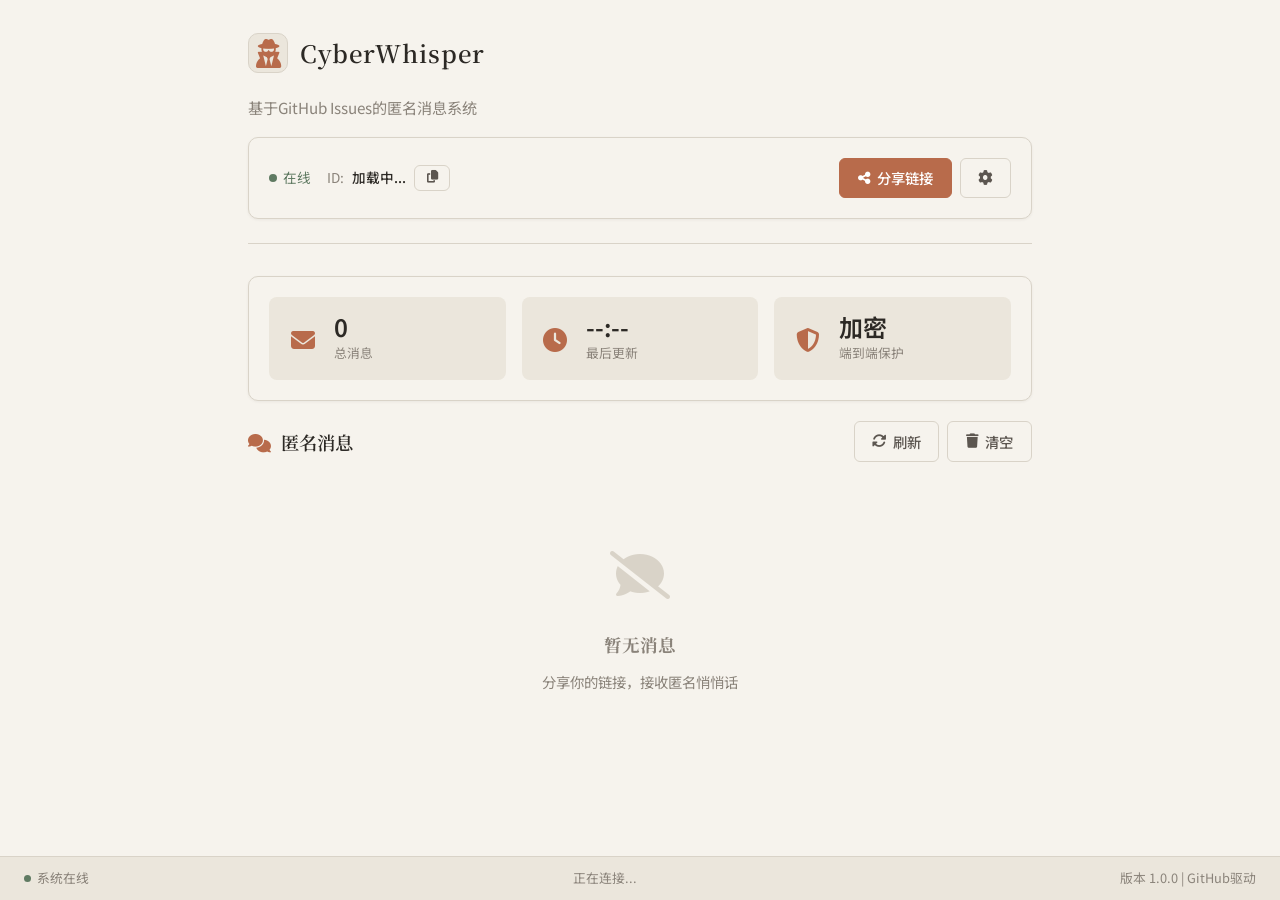
<file: index.html>
<!DOCTYPE html>
<html lang="zh-CN">
<head>
    <meta charset="UTF-8">
    <meta name="viewport" content="width=device-width, initial-scale=1.0">
    <title>CyberWhisper | 科技感悄悄话</title>
    <link rel="stylesheet" href="https://cdnjs.cloudflare.com/ajax/libs/font-awesome/6.4.0/css/all.min.css">
    <link href="https://fonts.googleapis.com/css2?family=Noto+Serif+SC:wght@500;600;700&family=Noto+Sans+SC:wght@400;500;600&display=swap" rel="stylesheet">
    <link rel="stylesheet" href="style.css">
    <link rel="manifest" href="manifest.json">
    <link rel="icon" type="image/svg+xml" href="icons/icon.svg">
    </head>
<body>
    <div class="container">
        <!-- 头部 -->
        <header class="cyber-header">
            <div class="logo">
                <div class="logo-icon">
                    <i class="fas fa-user-secret"></i>
                </div>
                <h1 class="cyber-title">CyberWhisper</h1>
            </div>
            <div class="subtitle">基于GitHub Issues的匿名消息系统</div>
            
            <div class="user-info">
                <div class="cyber-card" id="userCard">
                    <div class="card-content">
                        <div class="status-indicator">
                            <div class="pulse"></div>
                            <span>在线</span>
                        </div>
                        <div class="user-id">
                            <span class="label">ID:</span>
                            <span id="userId" class="cyber-text">加载中...</span>
                            <button class="cyber-btn small" onclick="copyUserId()">
                                <i class="fas fa-copy"></i>
                            </button>
                        </div>
                        <div class="share-section">
                            <button class="cyber-btn primary" onclick="shareLink()">
                                <i class="fas fa-share-alt"></i> 分享链接
                            </button>
                            <button class="cyber-btn secondary" onclick="showConfig()">
                                <i class="fas fa-cog"></i>
                            </button>
                        </div>
                    </div>
                </div>
            </div>
        </header>

        <!-- 主内容区 -->
        <main class="main-content">
            <!-- 消息统计 -->
            <div class="stats-container">
                <div class="cyber-card">
                    <div class="stats-grid">
                        <div class="stat-item">
                            <div class="stat-icon">
                                <i class="fas fa-envelope"></i>
                            </div>
                            <div class="stat-info">
                                <div class="stat-value" id="messageCount">0</div>
                                <div class="stat-label">总消息</div>
                            </div>
                        </div>
                        <div class="stat-item">
                            <div class="stat-icon">
                                <i class="fas fa-clock"></i>
                            </div>
                            <div class="stat-info">
                                <div class="stat-value" id="lastUpdate">--:--</div>
                                <div class="stat-label">最后更新</div>
                            </div>
                        </div>
                        <div class="stat-item">
                            <div class="stat-icon">
                                <i class="fas fa-shield-alt"></i>
                            </div>
                            <div class="stat-info">
                                <div class="stat-value">加密</div>
                                <div class="stat-label">端到端保护</div>
                            </div>
                        </div>
                    </div>
                </div>
            </div>

            <!-- 消息列表 -->
            <div class="messages-container">
                <div class="section-header">
                    <h2><i class="fas fa-comments"></i> 匿名消息</h2>
                    <div class="controls">
                        <button class="cyber-btn" onclick="refreshMessages()">
                            <i class="fas fa-sync-alt"></i> 刷新
                        </button>
                        <button class="cyber-btn danger" onclick="clearAllMessages()">
                            <i class="fas fa-trash"></i> 清空
                        </button>
                    </div>
                </div>

                <div class="messages-list" id="messagesList">
                    <!-- 消息将通过JS动态加载 -->
                    <div class="empty-state">
                        <div class="empty-icon">
                            <i class="fas fa-comment-slash"></i>
                        </div>
                        <h3>暂无消息</h3>
                        <p>分享你的链接，接收匿名悄悄话</p>
                    </div>
                </div>
            </div>
        </main>

        <!-- 实时状态栏 -->
        <div class="status-bar">
            <div class="status-item">
                <span class="status-dot online"></span>
                <span>系统在线</span>
            </div>
            <div class="status-item">
                <span id="connectionStatus">正在连接...</span>
            </div>
            <div class="status-item">
                <span>版本 1.0.0 | GitHub驱动</span>
            </div>
        </div>
    </div>

    <!-- 配置模态框 -->
    <div class="modal" id="configModal">
        <div class="modal-content cyber-card">
            <div class="modal-header">
                <h3><i class="fas fa-cog"></i> 系统配置</h3>
                <button class="close-btn" onclick="closeConfig()">&times;</button>
            </div>
            <div class="modal-body">
                <div class="form-group">
                    <label class="cyber-label">
                        <i class="fas fa-key"></i> GitHub Token
                    </label>
                    <div class="input-with-help">
                        <input type="password" 
                               id="githubToken" 
                               class="cyber-input"
                               placeholder="ghp_xxxxxxxxxxxxxxxxxxxx">
                        <div class="help-text">
                            需要创建具有 repo 权限的Token
                            <a href="https://github.com/settings/tokens" target="_blank">
                                获取Token
                            </a>
                        </div>
                    </div>
                </div>
                <div class="form-group">
                    <label class="cyber-label">
                        <i class="fas fa-user"></i> GitHub用户名
                    </label>
                    <input type="text" 
                           id="repoOwner" 
                           class="cyber-input"
                           placeholder="your-username">
                </div>
                <div class="form-group">
                    <label class="cyber-label">
                        <i class="fas fa-database"></i> 仓库名称
                    </label>
                    <input type="text" 
                           id="repoName" 
                           class="cyber-input"
                           placeholder="whisper-box">
                </div>
                <div class="form-actions">
                    <button class="cyber-btn secondary" onclick="closeConfig()">
                        取消
                    </button>
                    <button class="cyber-btn primary" onclick="saveConfig()">
                        <i class="fas fa-save"></i> 保存配置
                    </button>
                </div>
            </div>
        </div>
    </div>

    <!-- 分享模态框 - 简化版 -->
    <div class="modal" id="shareModal">
        <div class="modal-content cyber-card">
            <div class="modal-header">
                <h3><i class="fas fa-share-alt"></i> 分享你的链接</h3>
                <button class="close-btn" onclick="closeShare()">&times;</button>
            </div>
            <div class="modal-body">
                <div class="share-url-container">
                    <input type="text" 
                        readonly 
                        id="shareUrl" 
                        class="cyber-input large"
                        value="加载中...">
                    <button class="cyber-btn primary" onclick="copyShareUrl()">
                        <i class="fas fa-copy"></i>
                    </button>
                </div>
                <div class="qr-container">
                    <div id="qrcode"></div>
                    <p class="qr-hint">扫描二维码分享</p>
                </div>
                <div class="social-share">
                    <button class="social-btn qq" onclick="shareToQQ()">
                        <i class="fab fa-qq"></i> QQ
                    </button>
                    <button class="social-btn weibo" onclick="shareToWeibo()">
                        <i class="fab fa-weibo"></i> 微博
                    </button>
                </div>
            </div>
        </div>
    </div>

    <!-- 消息详情模态框 -->
    <div class="modal" id="messageModal">
        <div class="modal-content cyber-card">
            <div class="modal-header">
                <h3><i class="fas fa-envelope-open"></i> 消息详情</h3>
                <button class="close-btn" onclick="closeMessageModal()">&times;</button>
            </div>
            <div class="modal-body">
                <div class="message-detail">
                    <div class="message-header">
                        <span class="message-time" id="detailTime"></span>
                        <span class="message-id" id="detailId"></span>
                    </div>
                    <div class="message-content" id="detailContent"></div>
                </div>
            </div>
        </div>
    </div>

    <!-- 通知 -->
    <div id="notification" class="notification"></div>

    <script src="qrcode-generator.js"></script>
    <script src="config.js"></script>
    <script src="script.js"></script>
    <script>
        document.addEventListener('DOMContentLoaded', function() {
            console.log('DOM加载完成');
            
            // 确保所有函数都已定义
            if (typeof initApp === 'function') {
                initApp();
            } else {
                console.error('initApp函数未定义');
            }
        });
    </script>
    
</body>
</html>
</file>
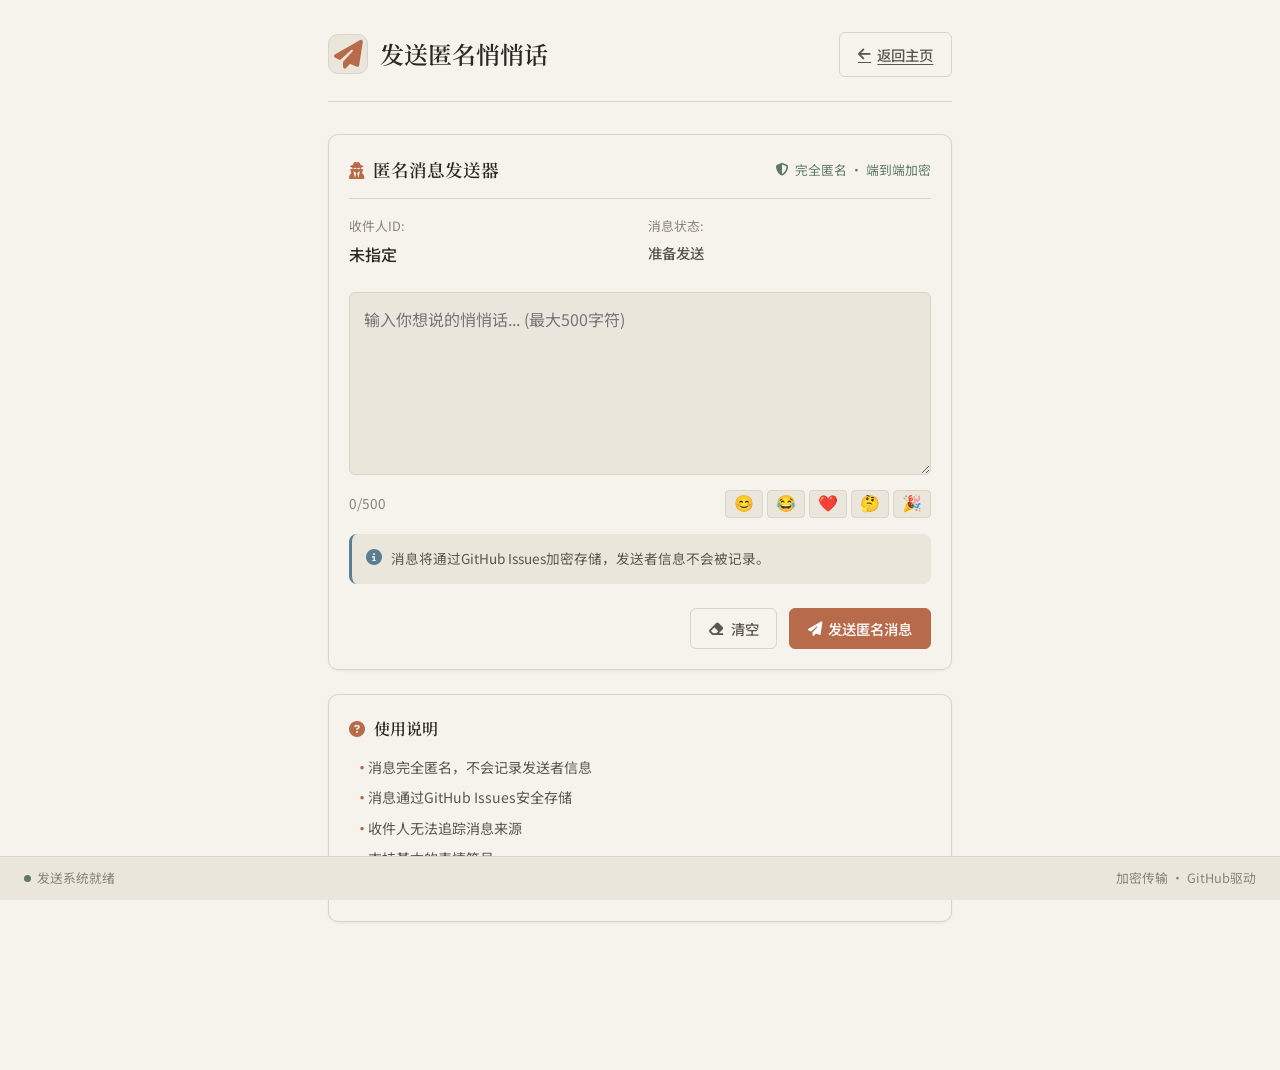
<file: whisper.html>
<!DOCTYPE html>
<html lang="zh-CN">
<head>
    <meta charset="UTF-8">
    <meta name="viewport" content="width=device-width, initial-scale=1.0">
    <title>发送悄悄话 | CyberWhisper</title>
    <link rel="stylesheet" href="https://cdnjs.cloudflare.com/ajax/libs/font-awesome/6.4.0/css/all.min.css">
    <link href="https://fonts.googleapis.com/css2?family=Noto+Serif+SC:wght@500;600;700&family=Noto+Sans+SC:wght@400;500;600&display=swap" rel="stylesheet">
    <link rel="stylesheet" href="style.css">
    <link rel="icon" type="image/svg+xml" href="icons/icon.svg">
</head>
<body>
    <div class="container send-container">
        <header class="cyber-header">
            <div class="logo">
                <div class="logo-icon">
                    <i class="fas fa-paper-plane"></i>
                </div>
                <h1>发送匿名悄悄话</h1>
            </div>
            <a href="index.html" class="cyber-btn secondary">
                <i class="fas fa-arrow-left"></i> 返回主页
            </a>
        </header>

        <main class="main-content">
            <div class="send-card cyber-card">
                <div class="card-header">
                    <h2><i class="fas fa-user-secret"></i> 匿名消息发送器</h2>
                    <div class="security-badge">
                        <i class="fas fa-shield-alt"></i>
                        <span>完全匿名 · 端到端加密</span>
                    </div>
                </div>

                <div class="card-body">
                    <div class="recipient-info">
                        <div class="info-item">
                            <span class="label">收件人ID:</span>
                            <span id="targetUserId" class="cyber-text"></span>
                        </div>
                        <div class="info-item">
                            <span class="label">消息状态:</span>
                            <span id="sendStatus" class="status-text">准备发送</span>
                        </div>
                    </div>

                    <div class="message-editor">
                        <textarea 
                            id="messageInput" 
                            class="cyber-textarea"
                            placeholder="输入你想说的悄悄话... (最大500字符)"
                            maxlength="500"
                            rows="6"></textarea>
                        
                        <div class="editor-footer">
                            <div class="char-counter">
                                <span id="charCount">0</span>/500
                            </div>
                            <div class="editor-tools">
                                <button class="tool-btn" onclick="insertEmoji('😊')">😊</button>
                                <button class="tool-btn" onclick="insertEmoji('😂')">😂</button>
                                <button class="tool-btn" onclick="insertEmoji('❤️')">❤️</button>
                                <button class="tool-btn" onclick="insertEmoji('🤔')">🤔</button>
                                <button class="tool-btn" onclick="insertEmoji('🎉')">🎉</button>
                            </div>
                        </div>
                    </div>

                    <div class="privacy-notice">
                        <i class="fas fa-info-circle"></i>
                        <p>消息将通过GitHub Issues加密存储，发送者信息不会被记录。</p>
                    </div>

                    <div class="action-buttons">
                        <button class="cyber-btn secondary" onclick="clearMessage()">
                            <i class="fas fa-eraser"></i> 清空
                        </button>
                        <button class="cyber-btn primary" onclick="sendMessage()" id="sendBtn">
                            <i class="fas fa-paper-plane"></i> 发送匿名消息
                        </button>
                    </div>
                </div>
            </div>

            <div class="instructions cyber-card">
                <h3><i class="fas fa-question-circle"></i> 使用说明</h3>
                <ul>
                    <li>消息完全匿名，不会记录发送者信息</li>
                    <li>消息通过GitHub Issues安全存储</li>
                    <li>收件人无法追踪消息来源</li>
                    <li>支持基本的表情符号</li>
                    <li>请勿发送不当内容</li>
                </ul>
            </div>
        </main>

        <div class="status-bar">
            <div class="status-item">
                <span class="status-dot online"></span>
                <span>发送系统就绪</span>
            </div>
            <div class="status-item">
                <span>加密传输 · GitHub驱动</span>
            </div>
        </div>
    </div>

    <div id="notification" class="notification"></div>

    <script src="config.js"></script>
    <script src="send.js"></script>
    <script>
        // 获取URL参数
        const urlParams = new URLSearchParams(window.location.search);
        const userId = urlParams.get('to');
        
        document.addEventListener('DOMContentLoaded', function() {
            if (userId) {
                document.getElementById('targetUserId').textContent = userId;
                document.title = `发送消息给 ${userId} | CyberWhisper`;
            } else {
                document.getElementById('targetUserId').textContent = '未指定';
                showNotification('错误: 未指定收件人', 'error');
            }
            
            // 实时字符计数
            const textarea = document.getElementById('messageInput');
            const charCount = document.getElementById('charCount');
            
            textarea.addEventListener('input', function() {
                charCount.textContent = this.value.length;
            });
        });
    </script>
</body>
</html>
</file>
<file: style.css>
/* CyberWhisper — 自然纸感风格 */
@import url('https://fonts.googleapis.com/css2?family=Noto+Serif+SC:wght@500;600;700&family=Noto+Sans+SC:wght@400;500;600&display=swap');

:root {
    --paper: #f6f3ed;
    --paper-deep: #ebe6dc;
    --ink: #2c2925;
    --ink-soft: #5c5650;
    --ink-muted: #8a837a;
    --clay: #b86b4b;
    --moss: #5f7a62;
    --water: #5a7f94;
    --error: #c0392b;
    --line: #d9d3c8;
    --max: 42rem;
    --wide: 52rem;
}

*,
*::before,
*::after {
    margin: 0;
    padding: 0;
    box-sizing: border-box;
}

html {
    scroll-behavior: smooth;
}

body {
    font-family: 'Noto Sans SC', 'PingFang SC', 'Microsoft YaHei', sans-serif;
    font-size: 1rem;
    line-height: 1.75;
    color: var(--ink);
    background: var(--paper);
    min-height: 100vh;
}

a {
    color: var(--clay);
    text-decoration-thickness: 1px;
    text-underline-offset: 3px;
}

a:hover {
    color: var(--ink);
}

img {
    max-width: 100%;
    height: auto;
    display: block;
}

/* 容器 */
.container {
    max-width: var(--wide);
    margin: 0 auto;
    padding: 0 1.5rem;
    min-height: 100vh;
    display: flex;
    flex-direction: column;
}

/* 头部 */
.cyber-header {
    padding: 2rem 0 1.5rem;
    display: flex;
    align-items: center;
    justify-content: space-between;
    flex-wrap: wrap;
    gap: 1rem;
    border-bottom: 1px solid var(--line);
    margin-bottom: 2rem;
}

.logo {
    display: flex;
    align-items: center;
    gap: 0.75rem;
}

.logo h1 {
    font-family: 'Noto Serif SC', 'Songti SC', serif;
    font-size: clamp(1.2rem, 3vw, 1.5rem);
    font-weight: 600;
    color: var(--ink);
}

.logo-icon {
    font-size: 1.8rem;
    color: var(--clay);
    width: 2.5rem;
    height: 2.5rem;
    display: flex;
    align-items: center;
    justify-content: center;
    background: var(--paper-deep);
    border-radius: 10px;
    border: 1px solid var(--line);
}

.cyber-title {
    font-family: 'Noto Serif SC', 'Songti SC', serif;
    font-size: clamp(1.5rem, 4vw, 2rem);
    font-weight: 700;
    color: var(--ink);
    letter-spacing: 0.04em;
}

.subtitle {
    font-size: 0.95rem;
    color: var(--ink-muted);
    width: 100%;
    margin-top: 0.25rem;
}

/* 用户信息卡片（头部右侧） */
.user-info {
    width: 100%;
}

#userCard {
    margin-bottom: 0;
}

#userCard .card-content {
    display: flex;
    align-items: center;
    gap: 1rem;
    flex-wrap: wrap;
}

.status-indicator {
    display: flex;
    align-items: center;
    gap: 0.4rem;
    font-size: 0.85rem;
    color: var(--moss);
}

.pulse {
    width: 8px;
    height: 8px;
    border-radius: 50%;
    background: var(--moss);
    display: inline-block;
}

.user-id {
    display: flex;
    align-items: center;
    gap: 0.5rem;
    font-size: 0.85rem;
    color: var(--ink-soft);
    flex: 1;
    min-width: 0;
}

.user-id .label {
    color: var(--ink-muted);
    white-space: nowrap;
}

#userId {
    font-family: 'Noto Sans SC', monospace;
    font-weight: 500;
    color: var(--ink);
    overflow: hidden;
    text-overflow: ellipsis;
    white-space: nowrap;
}

.cyber-text {
    font-weight: 500;
    color: var(--ink);
}

.share-section {
    display: flex;
    gap: 0.5rem;
    margin-left: auto;
}

/* 卡片 */
.cyber-card {
    background: var(--paper);
    border: 1px solid var(--line);
    border-radius: 10px;
    padding: 1.25rem;
    margin-bottom: 1.25rem;
    box-shadow: 0 1px 3px rgba(44, 41, 37, 0.06);
    transition: box-shadow 0.2s ease;
}

.cyber-card:hover {
    box-shadow: 0 2px 8px rgba(44, 41, 37, 0.1);
}

/* 按钮 */
.cyber-btn {
    display: inline-flex;
    align-items: center;
    gap: 0.4rem;
    padding: 0.55rem 1.1rem;
    border-radius: 6px;
    font-family: 'Noto Sans SC', sans-serif;
    font-weight: 500;
    font-size: 0.9rem;
    cursor: pointer;
    transition: all 0.2s ease;
    border: 1px solid var(--line);
    background: var(--paper);
    color: var(--ink-soft);
    text-transform: none;
    letter-spacing: normal;
}

.cyber-btn:hover {
    border-color: var(--clay);
    color: var(--clay);
    background: var(--paper-deep);
}

.cyber-btn.primary {
    background: var(--clay);
    border-color: var(--clay);
    color: #fff;
}

.cyber-btn.primary:hover {
    background: #a85e3f;
    border-color: #a85e3f;
    color: #fff;
}

.cyber-btn.secondary {
    background: transparent;
    border-color: var(--line);
    color: var(--ink-soft);
}

.cyber-btn.secondary:hover {
    border-color: var(--water);
    color: var(--water);
    background: transparent;
}

.cyber-btn.danger {
    background: transparent;
    border-color: var(--line);
    color: var(--ink-soft);
}

.cyber-btn.danger:hover {
    border-color: var(--error);
    color: var(--error);
    background: transparent;
}

.cyber-btn.small {
    padding: 0.35rem 0.7rem;
    font-size: 0.8rem;
}

.cyber-btn:disabled {
    opacity: 0.5;
    cursor: not-allowed;
}

/* 输入框 */
.cyber-input {
    background: var(--paper-deep);
    border: 1px solid var(--line);
    border-radius: 6px;
    color: var(--ink);
    padding: 0.65rem 0.85rem;
    font-family: 'Noto Sans SC', sans-serif;
    font-size: 0.95rem;
    width: 100%;
    transition: border-color 0.2s ease;
}

.cyber-input:focus {
    outline: none;
    border-color: var(--clay);
    background: var(--paper);
}

.cyber-input.large {
    font-size: 1rem;
    padding: 0.8rem 1rem;
}

.cyber-textarea {
    background: var(--paper-deep);
    border: 1px solid var(--line);
    border-radius: 6px;
    color: var(--ink);
    padding: 0.85rem;
    font-family: 'Noto Sans SC', sans-serif;
    font-size: 1rem;
    width: 100%;
    resize: vertical;
    min-height: 130px;
    transition: border-color 0.2s ease;
    line-height: 1.6;
}

.cyber-textarea:focus {
    outline: none;
    border-color: var(--clay);
    background: var(--paper);
}

.cyber-label {
    display: flex;
    align-items: center;
    gap: 0.4rem;
    font-size: 0.9rem;
    font-weight: 500;
    color: var(--ink-soft);
    margin-bottom: 0.4rem;
}

.help-text {
    font-size: 0.8rem;
    color: var(--ink-muted);
    margin-top: 0.35rem;
}

.help-text a {
    color: var(--clay);
}

/* 主内容区 */
.main-content {
    flex: 1;
    padding-bottom: 8rem;
}

/* 统计网格 */
.section-header {
    display: flex;
    justify-content: space-between;
    align-items: center;
    flex-wrap: wrap;
    gap: 0.75rem;
    margin-bottom: 1.25rem;
}

.section-header h2 {
    font-family: 'Noto Serif SC', serif;
    font-size: 1.15rem;
    font-weight: 600;
    color: var(--ink);
}

.section-header h2 i {
    color: var(--clay);
    margin-right: 0.3rem;
}

.controls {
    display: flex;
    gap: 0.5rem;
}

.stats-grid {
    display: grid;
    grid-template-columns: repeat(auto-fit, minmax(160px, 1fr));
    gap: 1rem;
}

.stat-item {
    display: flex;
    align-items: center;
    gap: 0.85rem;
    padding: 1rem;
    background: var(--paper-deep);
    border-radius: 8px;
    transition: background 0.2s ease;
}

.stat-item:hover {
    background: #e6e0d4;
}

.stat-icon {
    font-size: 1.5rem;
    color: var(--clay);
    width: 2.2rem;
    text-align: center;
}

.stat-info {
    min-width: 0;
}

.stat-value {
    font-size: 1.5rem;
    font-weight: 600;
    color: var(--ink);
    line-height: 1.2;
}

.stat-label {
    font-size: 0.8rem;
    color: var(--ink-muted);
}

/* 消息列表 */
.messages-list {
    display: flex;
    flex-direction: column;
    gap: 0.75rem;
}

.message-item {
    background: var(--paper);
    border: 1px solid var(--line);
    border-radius: 8px;
    padding: 1rem 1.25rem;
    transition: all 0.2s ease;
    cursor: pointer;
}

.message-item:hover {
    background: var(--paper-deep);
    border-color: var(--clay);
}

.message-item.new {
    animation: highlight 1.5s ease;
}

.message-header {
    display: flex;
    justify-content: space-between;
    align-items: center;
    margin-bottom: 0.5rem;
}

.message-time {
    font-size: 0.8rem;
    color: var(--ink-muted);
}

.message-id {
    font-size: 0.75rem;
    color: var(--ink-muted);
    background: var(--paper-deep);
    padding: 0.15rem 0.5rem;
    border-radius: 3px;
}

.message-content {
    font-size: 1rem;
    line-height: 1.6;
    color: var(--ink);
    word-break: break-word;
}

/* 空状态 */
.empty-state {
    text-align: center;
    padding: 3rem 1.5rem;
}

.empty-icon {
    font-size: 3rem;
    color: var(--line);
    margin-bottom: 1rem;
}

.empty-state h3 {
    font-family: 'Noto Serif SC', serif;
    font-size: 1.1rem;
    color: var(--ink-muted);
    margin-bottom: 0.5rem;
}

.empty-state p {
    color: var(--ink-muted);
    font-size: 0.9rem;
}

/* 状态栏（页脚） */
.status-bar {
    position: fixed;
    bottom: 0;
    left: 0;
    width: 100%;
    background: var(--paper-deep);
    border-top: 1px solid var(--line);
    padding: 0.65rem 1.5rem;
    display: flex;
    justify-content: space-between;
    align-items: center;
    flex-wrap: wrap;
    gap: 0.3rem 1rem;
    font-size: 0.8rem;
    color: var(--ink-muted);
}

.status-item {
    display: flex;
    align-items: center;
    gap: 0.4rem;
}

.status-dot {
    width: 7px;
    height: 7px;
    border-radius: 50%;
    display: inline-block;
    background: var(--line);
}

.status-dot.online {
    background: var(--moss);
}

.status-dot.offline {
    background: var(--error);
}

/* 模态框 */
.modal {
    display: none;
    position: fixed;
    top: 0;
    left: 0;
    width: 100%;
    height: 100%;
    background: rgba(44, 41, 37, 0.5);
    z-index: 1000;
    align-items: center;
    justify-content: center;
}

.modal.active {
    display: flex;
    animation: fadeIn 0.2s ease;
}

.modal-content {
    background: var(--paper);
    width: 90%;
    max-width: 480px;
    max-height: 85vh;
    overflow-y: auto;
    border-radius: 10px;
    padding: 1.5rem;
    border: 1px solid var(--line);
    box-shadow: 0 8px 30px rgba(44, 41, 37, 0.15);
}

.modal-content.cyber-card {
    margin-bottom: 0;
}

.modal-header {
    display: flex;
    justify-content: space-between;
    align-items: center;
    margin-bottom: 1.25rem;
    padding-bottom: 0.75rem;
    border-bottom: 1px solid var(--line);
}

.modal-header h3 {
    font-family: 'Noto Serif SC', serif;
    font-size: 1.1rem;
    font-weight: 600;
    color: var(--ink);
}

.modal-header h3 i {
    color: var(--clay);
    margin-right: 0.3rem;
}

.close-btn {
    background: none;
    border: none;
    color: var(--ink-muted);
    font-size: 1.5rem;
    cursor: pointer;
    transition: color 0.2s ease;
    line-height: 1;
}

.close-btn:hover {
    color: var(--error);
}

.modal-body {
    color: var(--ink-soft);
}

.form-group {
    margin-bottom: 1.25rem;
}

.input-with-help {
    display: flex;
    flex-direction: column;
}

.form-actions {
    display: flex;
    gap: 0.75rem;
    justify-content: flex-end;
    margin-top: 1.5rem;
}

/* 分享模态框 */
.share-url-container {
    display: flex;
    gap: 0.5rem;
    margin-bottom: 1.25rem;
}

.qr-container {
    text-align: center;
    margin: 1.5rem 0;
}

#qrcode {
    display: inline-block;
    padding: 0.75rem;
    background: #fff;
    border-radius: 8px;
    border: 1px solid var(--line);
    margin-bottom: 0.5rem;
}

.qr-hint {
    font-size: 0.85rem;
    color: var(--ink-muted);
}

/* 社交媒体按钮 */
.social-share {
    display: flex;
    gap: 0.75rem;
    margin-top: 1.25rem;
}

.social-btn {
    flex: 1;
    padding: 0.65rem;
    border: 1px solid var(--line);
    border-radius: 6px;
    background: var(--paper-deep);
    color: var(--ink-soft);
    font-weight: 500;
    cursor: pointer;
    display: flex;
    align-items: center;
    justify-content: center;
    gap: 0.4rem;
    font-size: 0.9rem;
    transition: all 0.2s ease;
    font-family: 'Noto Sans SC', sans-serif;
}

.social-btn:hover {
    transform: translateY(-1px);
    box-shadow: 0 2px 6px rgba(44, 41, 37, 0.1);
}

.social-btn.qq:hover {
    border-color: #12B7F5;
    color: #12B7F5;
    background: #eef9ff;
}

.social-btn.weibo:hover {
    border-color: #E6162D;
    color: #E6162D;
    background: #fef0f2;
}

/* 通知 */
.notification {
    position: fixed;
    top: 1rem;
    right: 1rem;
    padding: 0.75rem 1.25rem;
    border-radius: 8px;
    background: var(--paper);
    border: 1px solid var(--line);
    box-shadow: 0 4px 12px rgba(44, 41, 37, 0.12);
    transform: translateX(120%);
    transition: transform 0.3s ease;
    z-index: 1001;
    font-size: 0.9rem;
    max-width: 20rem;
}

.notification.show {
    transform: translateX(0);
}

.notification.success {
    border-color: var(--moss);
    color: var(--moss);
}

.notification.error {
    border-color: var(--error);
    color: var(--error);
}

.notification.info {
    border-color: var(--water);
    color: var(--water);
}

/* 消息详情 */
.message-detail .message-header {
    display: flex;
    justify-content: space-between;
    align-items: center;
    margin-bottom: 1rem;
    padding-bottom: 0.75rem;
    border-bottom: 1px solid var(--line);
}

.message-detail .message-content {
    font-size: 1.05rem;
    line-height: 1.7;
}

/* 发送页面 */
.send-container {
    max-width: var(--max);
}

.send-card {
    border: 1px solid var(--line);
}

.card-header {
    display: flex;
    justify-content: space-between;
    align-items: center;
    flex-wrap: wrap;
    gap: 0.5rem;
    margin-bottom: 1rem;
    padding-bottom: 0.75rem;
    border-bottom: 1px solid var(--line);
}

.card-header h2 {
    font-family: 'Noto Serif SC', serif;
    font-size: 1.1rem;
    font-weight: 600;
    color: var(--ink);
}

.card-header h2 i {
    color: var(--clay);
    margin-right: 0.3rem;
}

.security-badge {
    display: flex;
    align-items: center;
    gap: 0.35rem;
    font-size: 0.8rem;
    color: var(--moss);
}

.card-body {
    color: var(--ink-soft);
}

.recipient-info {
    display: grid;
    grid-template-columns: 1fr 1fr;
    gap: 1rem;
    margin-bottom: 1.5rem;
}

.info-item {
    display: flex;
    flex-direction: column;
    gap: 0.2rem;
}

.info-item .label {
    font-size: 0.8rem;
    color: var(--ink-muted);
}

#targetUserId {
    font-weight: 500;
    color: var(--ink);
    overflow: hidden;
    text-overflow: ellipsis;
    white-space: nowrap;
}

.status-text {
    font-size: 0.9rem;
    font-weight: 500;
}

.status-text.status-ready {
    color: var(--ink-soft);
}

.status-text.status-sending {
    color: var(--ink-muted);
}

.status-text.status-info {
    color: var(--water);
}

.status-text.status-success {
    color: var(--moss);
}

.status-text.status-error {
    color: var(--error);
}

.message-editor {
    margin-bottom: 1rem;
}

.editor-footer {
    display: flex;
    justify-content: space-between;
    align-items: center;
    margin-top: 0.5rem;
}

.char-counter {
    font-size: 0.85rem;
    color: var(--ink-muted);
}

.editor-tools {
    display: flex;
    gap: 0.25rem;
}

.tool-btn {
    background: var(--paper-deep);
    border: 1px solid var(--line);
    border-radius: 4px;
    padding: 0.3rem 0.5rem;
    cursor: pointer;
    font-size: 1rem;
    transition: all 0.2s ease;
    line-height: 1;
}

.tool-btn:hover {
    background: var(--paper);
    border-color: var(--clay);
}

.privacy-notice {
    display: flex;
    align-items: flex-start;
    gap: 0.6rem;
    padding: 0.85rem;
    background: var(--paper-deep);
    border-radius: 8px;
    border-left: 3px solid var(--water);
    margin-bottom: 1.5rem;
}

.privacy-notice i {
    color: var(--water);
    font-size: 1rem;
    margin-top: 0.15rem;
}

.privacy-notice p {
    font-size: 0.85rem;
    color: var(--ink-soft);
}

.action-buttons {
    display: flex;
    gap: 0.75rem;
    justify-content: flex-end;
}

/* 使用说明 */
.instructions {
    margin-top: 1.5rem;
}

.instructions h3 {
    font-family: 'Noto Serif SC', serif;
    font-size: 1rem;
    font-weight: 600;
    color: var(--ink);
    margin-bottom: 0.75rem;
}

.instructions h3 i {
    color: var(--clay);
    margin-right: 0.3rem;
}

.instructions ul {
    list-style: none;
    display: flex;
    flex-direction: column;
    gap: 0.35rem;
}

.instructions li {
    font-size: 0.88rem;
    color: var(--ink-soft);
    padding-left: 1.2rem;
    position: relative;
}

.instructions li::before {
    content: '·';
    position: absolute;
    left: 0.35rem;
    color: var(--clay);
    font-weight: bold;
}

/* 动画 */
@keyframes fadeIn {
    from {
        opacity: 0;
        transform: translateY(-10px);
    }
    to {
        opacity: 1;
        transform: translateY(0);
    }
}

@keyframes highlight {
    0% {
        background: #f0ebe0;
        border-color: var(--clay);
    }
    100% {
        background: var(--paper);
        border-color: var(--line);
    }
}

/* 响应式 */
@media (max-width: 768px) {
    .container {
        padding: 0 1rem;
    }

    .cyber-header {
        padding: 1.25rem 0 1rem;
    }

    .logo-icon {
        font-size: 1.4rem;
        width: 2rem;
        height: 2rem;
    }

    .stats-grid {
        grid-template-columns: 1fr;
    }

    .recipient-info {
        grid-template-columns: 1fr;
    }

    .social-share {
        flex-direction: column;
    }

    .status-bar {
        flex-direction: column;
        text-align: center;
        padding: 0.5rem 1rem;
    }

    .share-section {
        margin-left: 0;
        width: 100%;
    }

    .share-section .cyber-btn {
        flex: 1;
        justify-content: center;
    }

    #userCard .card-content {
        flex-direction: column;
        align-items: stretch;
    }

    .user-id {
        justify-content: center;
    }
}
</file>
